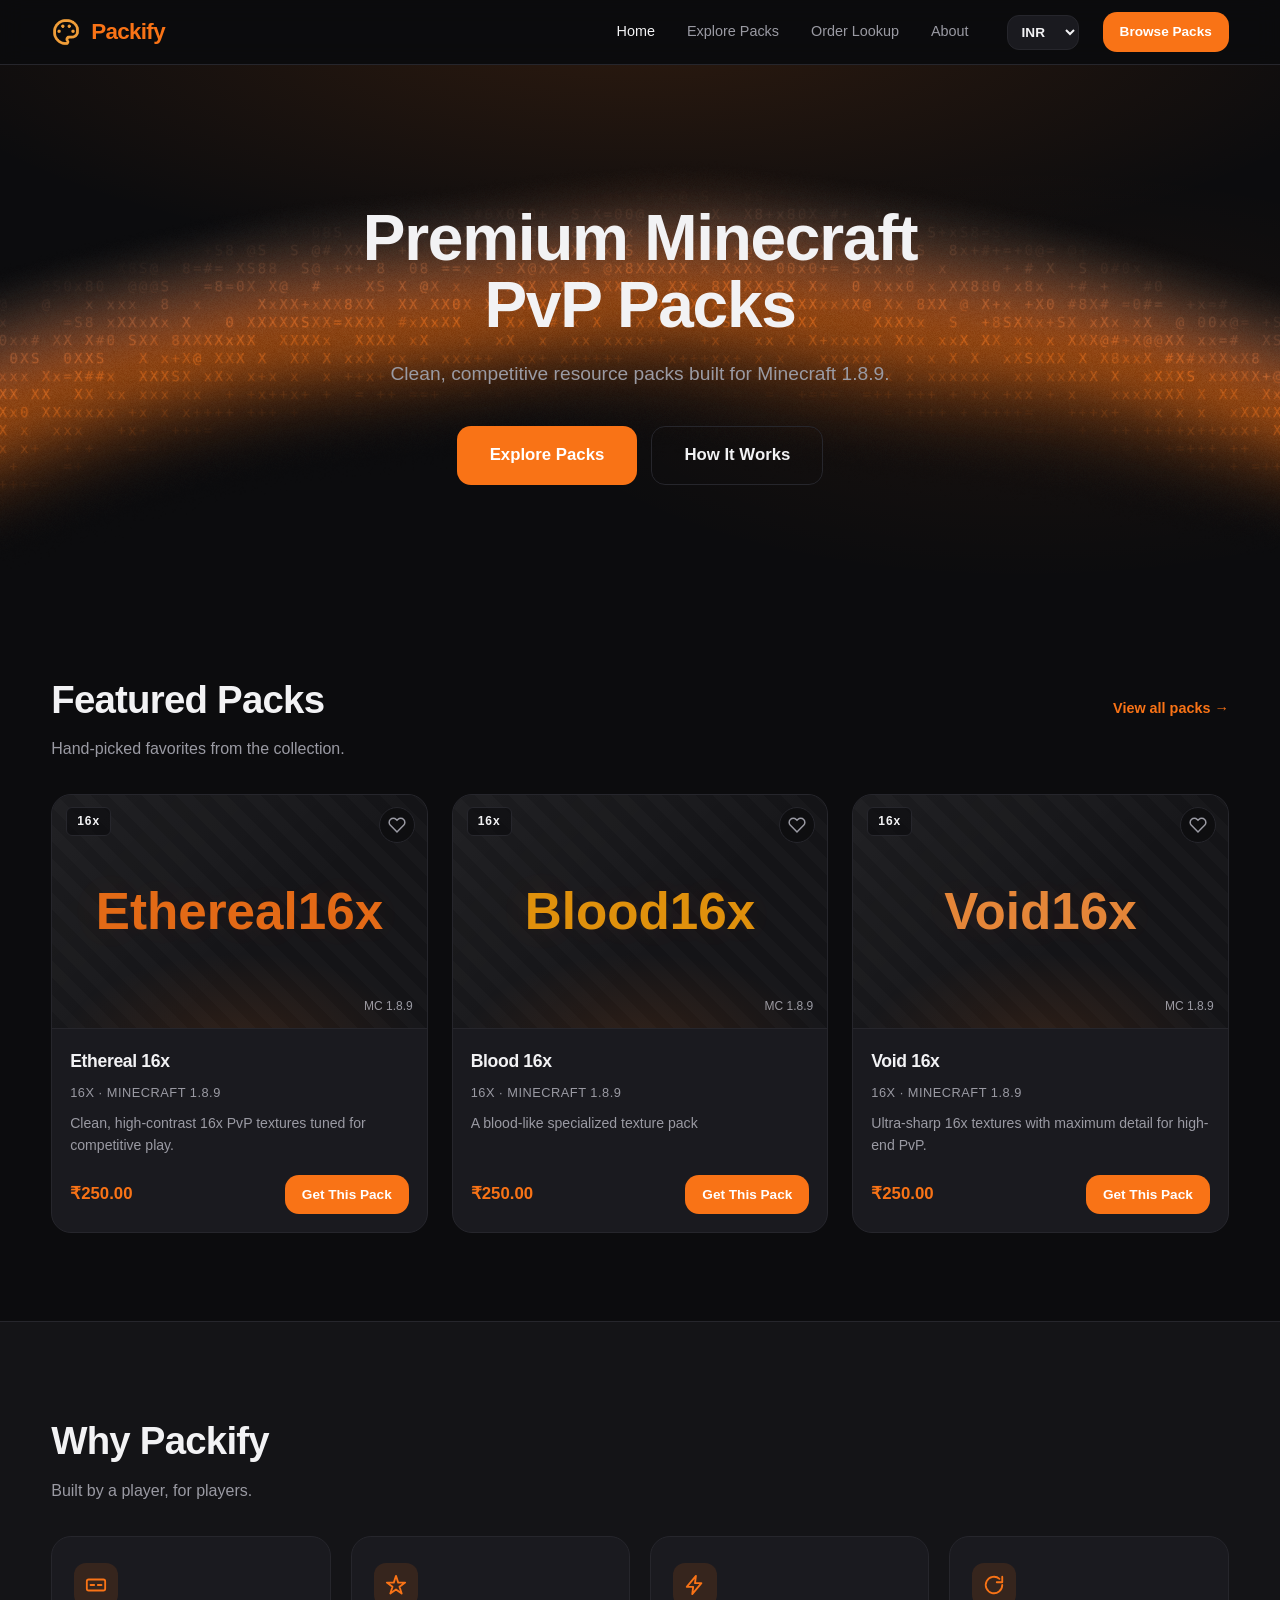
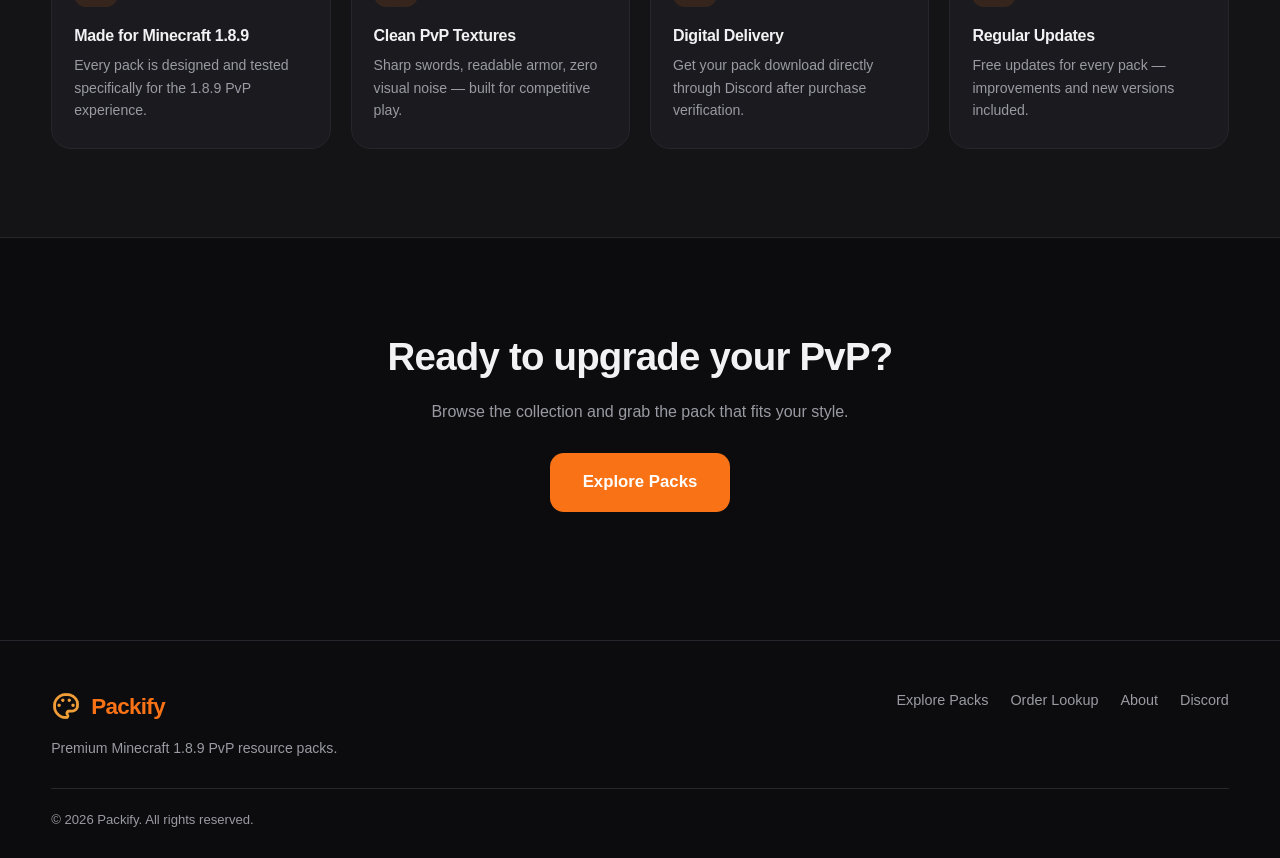
<file: index.html>
<!DOCTYPE html>
<html lang="en">
<head>
  <meta charset="UTF-8">
  <meta name="viewport" content="width=device-width, initial-scale=1.0">
  <link rel="icon" type="image/jpg" href="logo/logo.png">
  <title>Packify — Premium Minecraft PvP Packs</title>
  <meta name="description" content="Clean, competitive resource packs built for Minecraft 1.8.9.">
  <link rel="stylesheet" href="css/style.css">
</head>
<body>
  <main>
    <!-- Hero -->
    <section class="hero">
      <div class="ascii-bg" id="ascii-bg"></div>
      <div class="container hero__inner">
        <h1 class="fade-up">Premium Minecraft<br>PvP Packs</h1>
        <p class="fade-up fade-up-1">Clean, competitive resource packs built for Minecraft 1.8.9.</p>
        <div class="hero__actions fade-up fade-up-2">
          <a class="btn btn--primary btn--lg" href="explore.html">Explore Packs</a>
          <a class="btn btn--ghost btn--lg" href="about.html">How It Works</a>
        </div>
      </div>
    </section>

    <!-- Featured packs -->
    <section class="section">
      <div class="container">
        <div class="section__head">
          <div>
            <h2>Featured Packs</h2>
            <p>Hand-picked favorites from the collection.</p>
          </div>
          <a class="section__link" href="explore.html">View all packs &rarr;</a>
        </div>
        <div class="pack-grid" id="featured-grid"></div>
      </div>
    </section>

    <!-- Benefits -->
    <section class="section" style="background: var(--bg-soft); border-top: 1px solid var(--border); border-bottom: 1px solid var(--border);">
      <div class="container">
        <div class="section__head">
          <div>
            <h2>Why Packify</h2>
            <p>Built by a player, for players.</p>
          </div>
        </div>
        <div class="benefits-grid">
          <div class="benefit fade-up">
            <div class="benefit__icon">
              <svg viewBox="0 0 24 24" width="22" height="22" fill="none" stroke="currentColor" stroke-width="2" stroke-linecap="round" stroke-linejoin="round"><rect x="2" y="6" width="20" height="12" rx="2"/><path d="M6 12h4M14 12h4"/></svg>
            </div>
            <h3>Made for Minecraft 1.8.9</h3>
            <p>Every pack is designed and tested specifically for the 1.8.9 PvP experience.</p>
          </div>
          <div class="benefit fade-up fade-up-1">
            <div class="benefit__icon">
              <svg viewBox="0 0 24 24" width="22" height="22" fill="none" stroke="currentColor" stroke-width="2" stroke-linecap="round" stroke-linejoin="round"><path d="M12 2l2.4 7.4H22l-6.2 4.5 2.4 7.4L12 16.8l-6.2 4.5 2.4-7.4L2 9.4h7.6z"/></svg>
            </div>
            <h3>Clean PvP Textures</h3>
            <p>Sharp swords, readable armor, zero visual noise — built for competitive play.</p>
          </div>
          <div class="benefit fade-up fade-up-2">
            <div class="benefit__icon">
              <svg viewBox="0 0 24 24" width="22" height="22" fill="none" stroke="currentColor" stroke-width="2" stroke-linecap="round" stroke-linejoin="round"><path d="M13 2L3 14h7l-1 8 10-12h-7l1-8z"/></svg>
            </div>
            <h3>Digital Delivery</h3>
            <p>Get your pack download directly through Discord after purchase verification.</p>
          </div>
          <div class="benefit fade-up fade-up-3">
            <div class="benefit__icon">
              <svg viewBox="0 0 24 24" width="22" height="22" fill="none" stroke="currentColor" stroke-width="2" stroke-linecap="round" stroke-linejoin="round"><path d="M21 12a9 9 0 1 1-3-6.7"/><path d="M21 3v6h-6"/></svg>
            </div>
            <h3>Regular Updates</h3>
            <p>Free updates for every pack — improvements and new versions included.</p>
          </div>
        </div>
      </div>
    </section>

    <!-- CTA -->
    <section class="section">
      <div class="container" style="text-align:center;">
        <h2>Ready to upgrade your PvP?</h2>
        <p class="muted" style="margin: 12px auto 28px; max-width: 480px;">Browse the collection and grab the pack that fits your style.</p>
        <a class="btn btn--primary btn--lg" href="explore.html">Explore Packs</a>
      </div>
    </section>
  </main>

  <script src="js/data.js"></script>
  <script src="js/currency.js"></script>
  <script src="js/orders.js"></script>
  <script src="js/ui.js"></script>
  <script src="js/gradient-ascii.js"></script>
  <script>
    mountPage('home');
    initGradientASCII(document.getElementById('ascii-bg'), {
      colors: ["#f97316", "#ffffff", "#ffeddb", "#ffe4e4"],
      shape: "horizon",
      characters: " =+xX0S8#@",
      cellSize: 18,
      density: 0.8
    });
    const featured = [...PACKS].sort((a, b) => b.popularity - a.popularity).slice(0, 3);
    function refreshFeatured() {
      renderPackGrid(document.getElementById('featured-grid'), featured);
      bindFavoriteButtons();
    }
    refreshFeatured();
    document.addEventListener('packify:currency', refreshFeatured);
  </script>
</body>
</html>
</file>
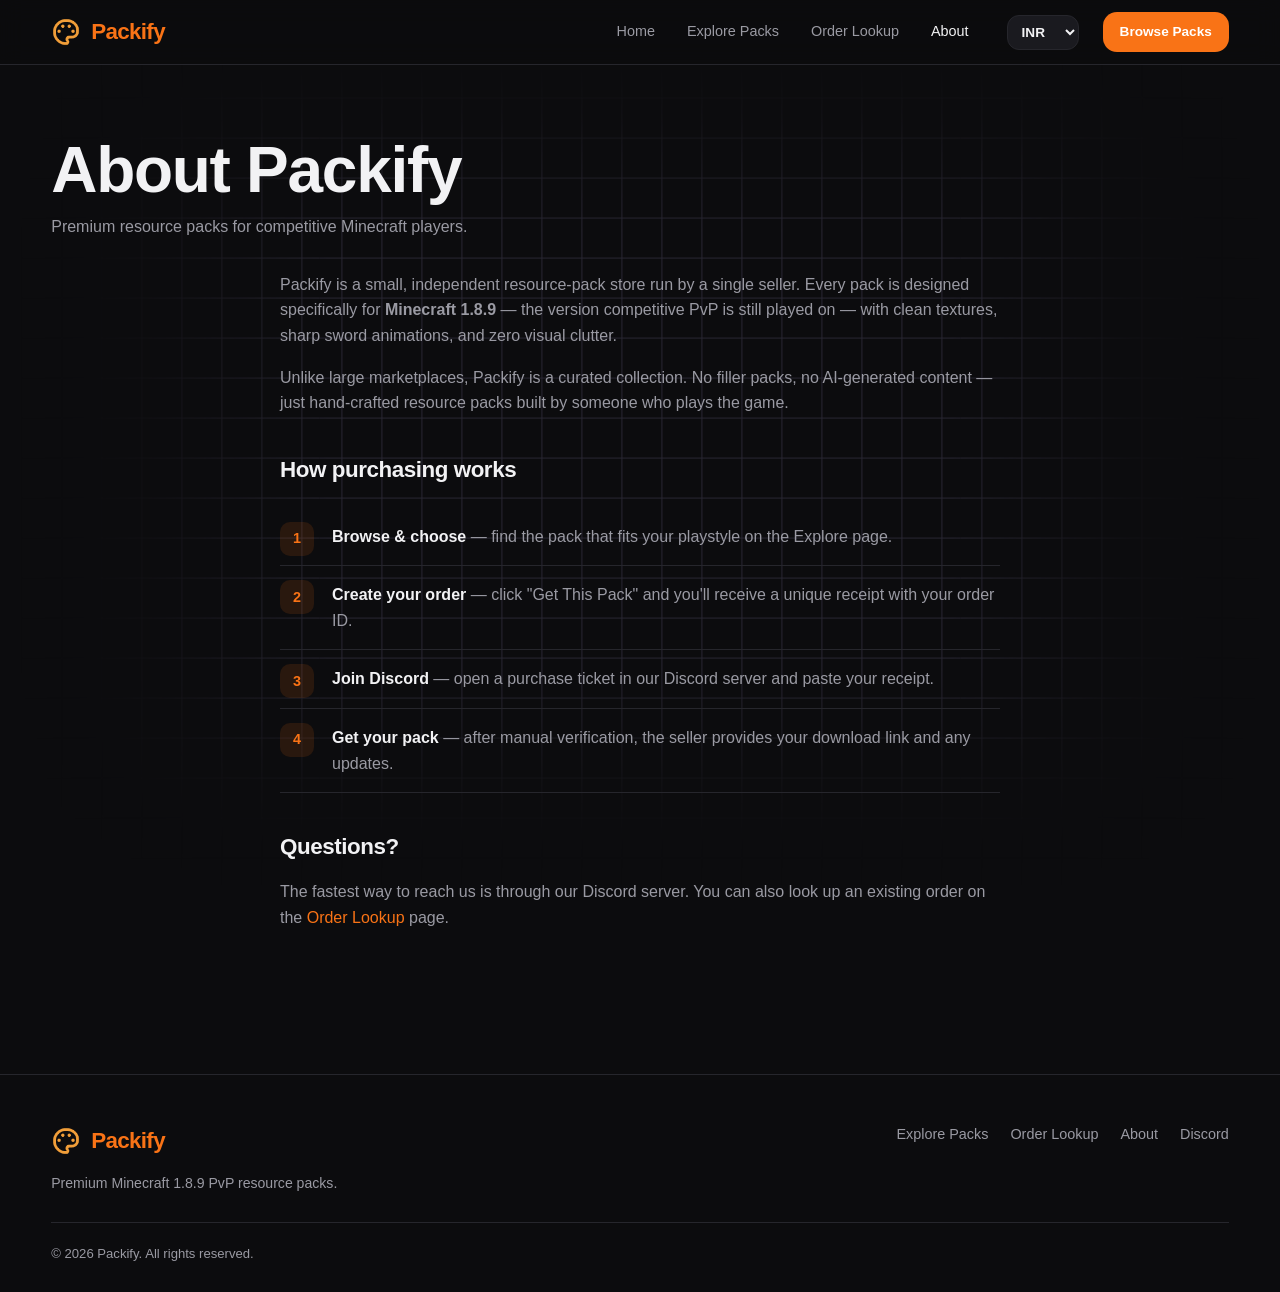
<file: about.html>
<!DOCTYPE html>
<html lang="en">
<head>
  <meta charset="UTF-8">
  <meta name="viewport" content="width=device-width, initial-scale=1.0">
  <title>About — Packify</title>
  <meta name="description" content="About Packify — premium Minecraft 1.8.9 PvP resource packs.">
  <link rel="stylesheet" href="css/style.css">
</head>
<body>
  <div class="shape-grid-bg" id="shape-grid-bg"></div>
  <main>
    <div class="container page-head">
      <h1>About Packify</h1>
      <p>Premium resource packs for competitive Minecraft players.</p>
    </div>

    <section class="section" style="padding-top: 24px;">
      <div class="container about-content">
        <p>
          Packify is a small, independent resource-pack store run by a single seller.
          Every pack is designed specifically for <strong>Minecraft 1.8.9</strong> —
          the version competitive PvP is still played on — with clean textures,
          sharp sword animations, and zero visual clutter.
        </p>
        <p>
          Unlike large marketplaces, Packify is a curated collection. No filler packs,
          no AI-generated content — just hand-crafted resource packs built by someone
          who plays the game.
        </p>

        <h2>How purchasing works</h2>
        <ol class="about-steps">
          <li><strong>Browse &amp; choose</strong> — find the pack that fits your playstyle on the Explore page.</li>
          <li><strong>Create your order</strong> — click "Get This Pack" and you'll receive a unique receipt with your order ID.</li>
          <li><strong>Join Discord</strong> — open a purchase ticket in our Discord server and paste your receipt.</li>
          <li><strong>Get your pack</strong> — after manual verification, the seller provides your download link and any updates.</li>
        </ol>

        <h2>Questions?</h2>
        <p>
          The fastest way to reach us is through our Discord server. You can also
          look up an existing order on the <a href="order.html" style="color:var(--accent);">Order Lookup</a> page.
        </p>
      </div>
    </section>
  </main>

  <script src="js/data.js"></script>
  <script src="js/currency.js"></script>
  <script src="js/orders.js"></script>
  <script src="js/ui.js"></script>
  <script src="js/shape-grid.js"></script>
  <script>mountPage('about');
    initShapeGrid(document.getElementById('shape-grid-bg'), {
      shape: "square",
      direction: "diagonal",
      lineColor: "#2a2734",
      hoverColor: "#ffffff",
      hoverFillColor: "#ffffff",
      fillOpacity: 0.15,
      cellSize: 40,
      speed: 0.5,
      tiltX: 0,
      tiltY: 0,
      rainbow: false
    });
</script>
</body>
</html>
</file>
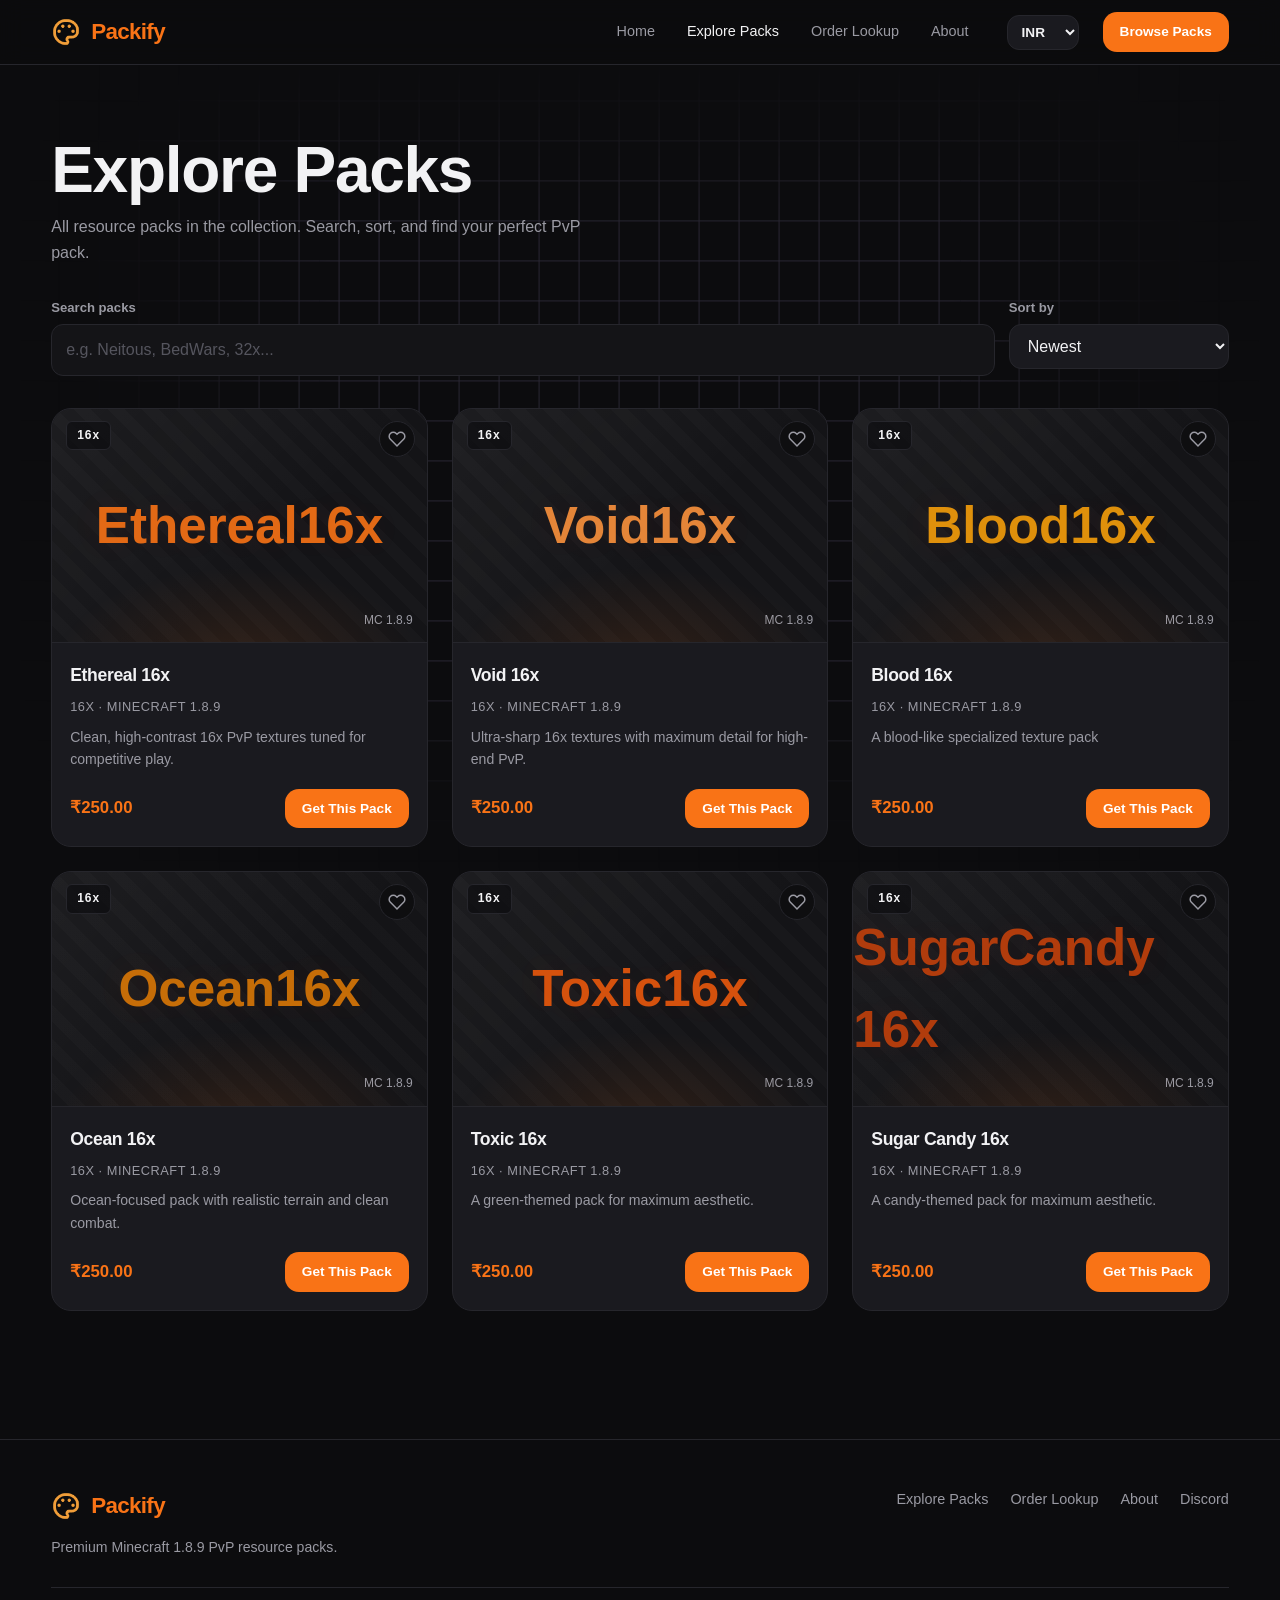
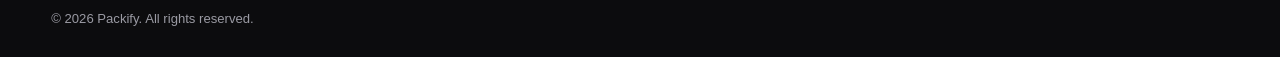
<file: explore.html>
<!DOCTYPE html>
<html lang="en">
<head>
  <meta charset="UTF-8">
  <meta name="viewport" content="width=device-width, initial-scale=1.0">
  <title>Explore Packs — Packify</title>
  <meta name="description" content="Browse all premium Minecraft 1.8.9 PvP resource packs.">
  <link rel="stylesheet" href="css/style.css">
</head>
<body>
  <div class="shape-grid-bg" id="shape-grid-bg"></div>
  <main>
    <div class="container page-head">
      <h1>Explore Packs</h1>
      <p>All resource packs in the collection. Search, sort, and find your perfect PvP pack.</p>
    </div>

    <section class="section" style="padding-top: 24px;">
      <div class="container">
        <div class="explore-toolbar">
          <div class="field">
            <label for="search">Search packs</label>
            <input type="search" id="search" placeholder="e.g. Neitous, BedWars, 32x..." autocomplete="off">
          </div>
          <div class="field" style="max-width: 220px;">
            <label for="sort">Sort by</label>
            <select id="sort">
              <option value="newest">Newest</option>
              <option value="price-asc">Price: Low to High</option>
              <option value="price-desc">Price: High to Low</option>
              <option value="popular">Popularity</option>
            </select>
          </div>
        </div>
        <div class="pack-grid" id="pack-grid"></div>
      </div>
    </section>
  </main>

  <script src="js/data.js"></script>
  <script src="js/currency.js"></script>
  <script src="js/orders.js"></script>
  <script src="js/ui.js"></script>
  <script src="js/shape-grid.js"></script>
  <script>
    mountPage('explore');
    initShapeGrid(document.getElementById('shape-grid-bg'), {
      shape: "square",
      direction: "diagonal",
      lineColor: "#2a2734",
      hoverColor: "#ffffff",
      hoverFillColor: "#ffffff",
      fillOpacity: 0.15,
      cellSize: 40,
      speed: 0.5,
      tiltX: 0,
      tiltY: 0,
      rainbow: false
    });
    const grid = document.getElementById('pack-grid');
    const searchEl = document.getElementById('search');
    const sortEl = document.getElementById('sort');

    function currentPacks() {
      const q = searchEl.value.trim().toLowerCase();
      let packs = PACKS.filter(p =>
        !q || p.name.toLowerCase().includes(q) ||
        p.description.toLowerCase().includes(q) ||
        p.resolution.toLowerCase().includes(q)
      );
      switch (sortEl.value) {
        case 'price-asc': packs.sort((a, b) => a.price - b.price); break;
        case 'price-desc': packs.sort((a, b) => b.price - a.price); break;
        case 'popular': packs.sort((a, b) => b.popularity - a.popularity); break;
        default: packs.sort((a, b) => b.newest - a.newest);
      }
      return packs;
    }

    function refresh() {
      renderPackGrid(grid, currentPacks());
      bindFavoriteButtons(grid);
    }

    searchEl.addEventListener('input', refresh);
    sortEl.addEventListener('change', refresh);
    document.addEventListener('packify:currency', refresh);
    refresh();
  </script>
</body>
</html>
</file>
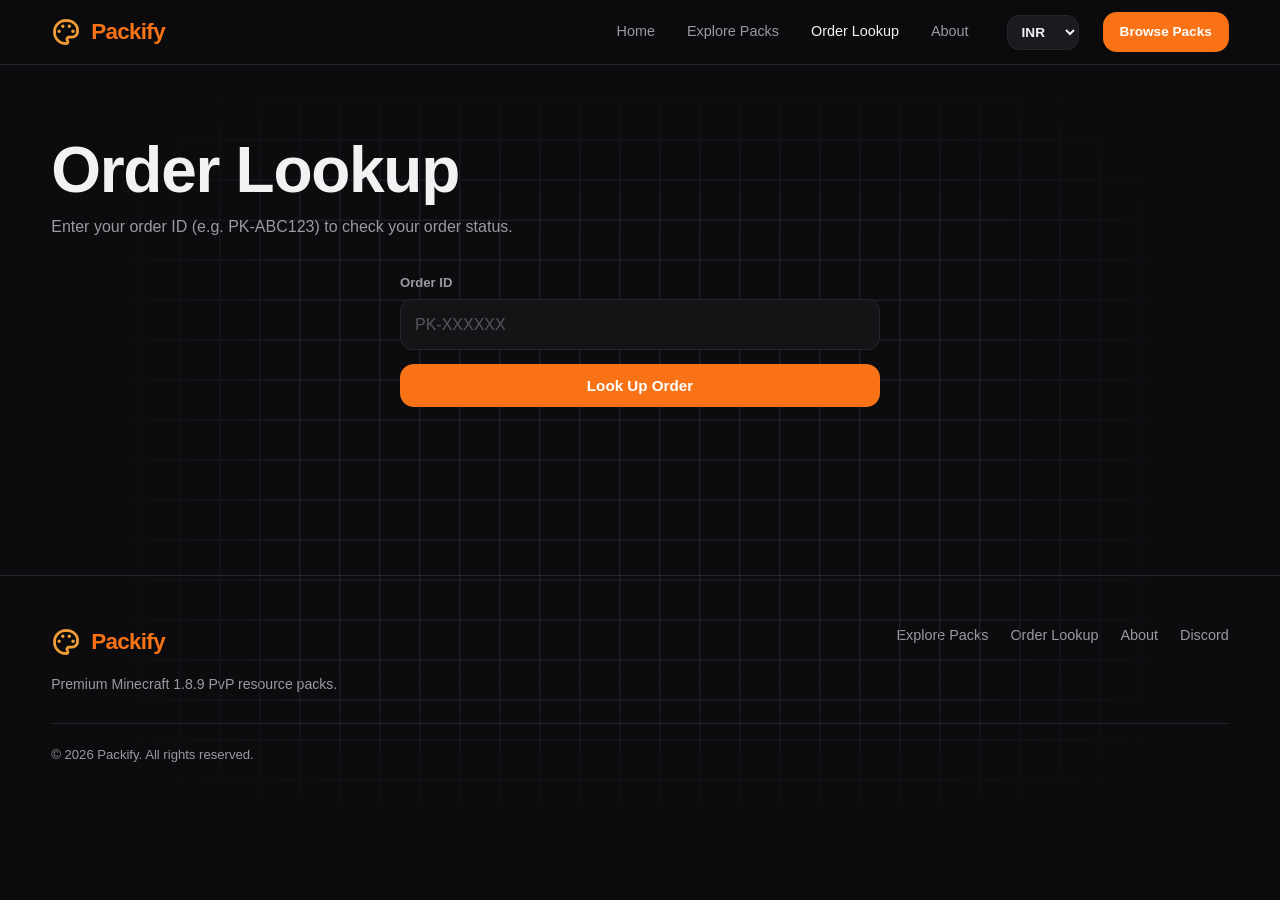
<file: order.html>
<!DOCTYPE html>
<html lang="en">
<head>
  <meta charset="UTF-8">
  <meta name="viewport" content="width=device-width, initial-scale=1.0">
  <title>Order Lookup — Packify</title>
  <meta name="description" content="Look up your Packify order status.">
  <link rel="stylesheet" href="css/style.css">
</head>
<body>
  <div class="shape-grid-bg" id="shape-grid-bg"></div>
  <main>
    <div class="container page-head">
      <h1>Order Lookup</h1>
      <p>Enter your order ID (e.g. PK-ABC123) to check your order status.</p>
    </div>

    <section class="section" style="padding-top: 24px;">
      <div class="container">
        <form class="lookup-form" id="lookup-form">
          <div class="field">
            <label for="order-id">Order ID</label>
            <input type="text" id="order-id" placeholder="PK-XXXXXX" autocomplete="off" required>
          </div>
          <button type="submit" class="btn btn--primary btn--block" style="margin-top:14px;">Look Up Order</button>
        </form>

        <div class="order-result" id="order-result"></div>
      </div>
    </section>
  </main>

  <script src="js/data.js"></script>
  <script src="js/currency.js"></script>
  <script src="js/orders.js"></script>
  <script src="js/ui.js"></script>
  <script src="js/shape-grid.js"></script>
  <script>
    mountPage('order');
    initShapeGrid(document.getElementById('shape-grid-bg'), {
      shape: "square",
      direction: "diagonal",
      lineColor: "#2a2734",
      hoverColor: "#ffffff",
      hoverFillColor: "#ffffff",
      fillOpacity: 0.15,
      cellSize: 40,
      speed: 0.5,
      tiltX: 0,
      tiltY: 0,
      rainbow: false
    });


    const form = document.getElementById('lookup-form');
    const result = document.getElementById('order-result');

    function statusBadge(status) {
      const cls = status.toLowerCase();
      return `<span class="status-badge status-badge--${cls}">${status}</span>`;
    }

    function renderOrder(order) {
      const date = new Date(order.createdAt);
      result.innerHTML = `
        <div class="order-card fade-up">
          <div style="display:flex; justify-content:space-between; align-items:center; flex-wrap:wrap; gap:10px;">
            <h2 style="font-size:1.3rem;">${order.packName}</h2>
            ${statusBadge(order.status)}
          </div>
          <dl>
            <dt>Order ID</dt><dd>${order.id}</dd>
            <dt>Price</dt><dd>${formatOrderPrice(order)}</dd>
            <dt>Date</dt><dd>${date.toLocaleString()}</dd>
            <dt>Name</dt><dd>${order.customer.name || '—'}</dd>
            <dt>Email</dt><dd>${order.customer.email || '—'}</dd>
          </dl>
          ${order.status === 'Pending' ? `
            <div class="notice">
              <strong>Action needed:</strong> Join our Discord, create a purchase ticket,
              and paste your receipt to complete your order.
            </div>
            <div style="display:flex; gap:12px; flex-wrap:wrap;">
              <a class="btn btn--ghost" href="receipt.html?id=${order.id}">View Receipt</a>
              <a class="btn btn--primary" href="${DISCORD_URL}" target="_blank" rel="noopener">Join Discord</a>
            </div>` : `
            <p class="muted">${order.status === 'Verified' ? 'Your order has been verified. The download link will be provided in your Discord ticket.' : 'Your order is complete. Enjoy your pack!'}</p>`}
        </div>`;
    }

    function lookup(id) {
      const order = getOrder(id);
      if (!order) {
        result.innerHTML = '<p class="empty-state">No order found with that ID. Double-check and try again.</p>';
        return;
      }
      renderOrder(order);
    }

    form.addEventListener('submit', e => {
      e.preventDefault();
      lookup(document.getElementById('order-id').value);
    });

    // support ?id=PK-XXXX deep links
    const prefill = new URLSearchParams(location.search).get('id');
    if (prefill) {
      document.getElementById('order-id').value = prefill;
      lookup(prefill);
    }
  </script>
</body>
</html>
</file>
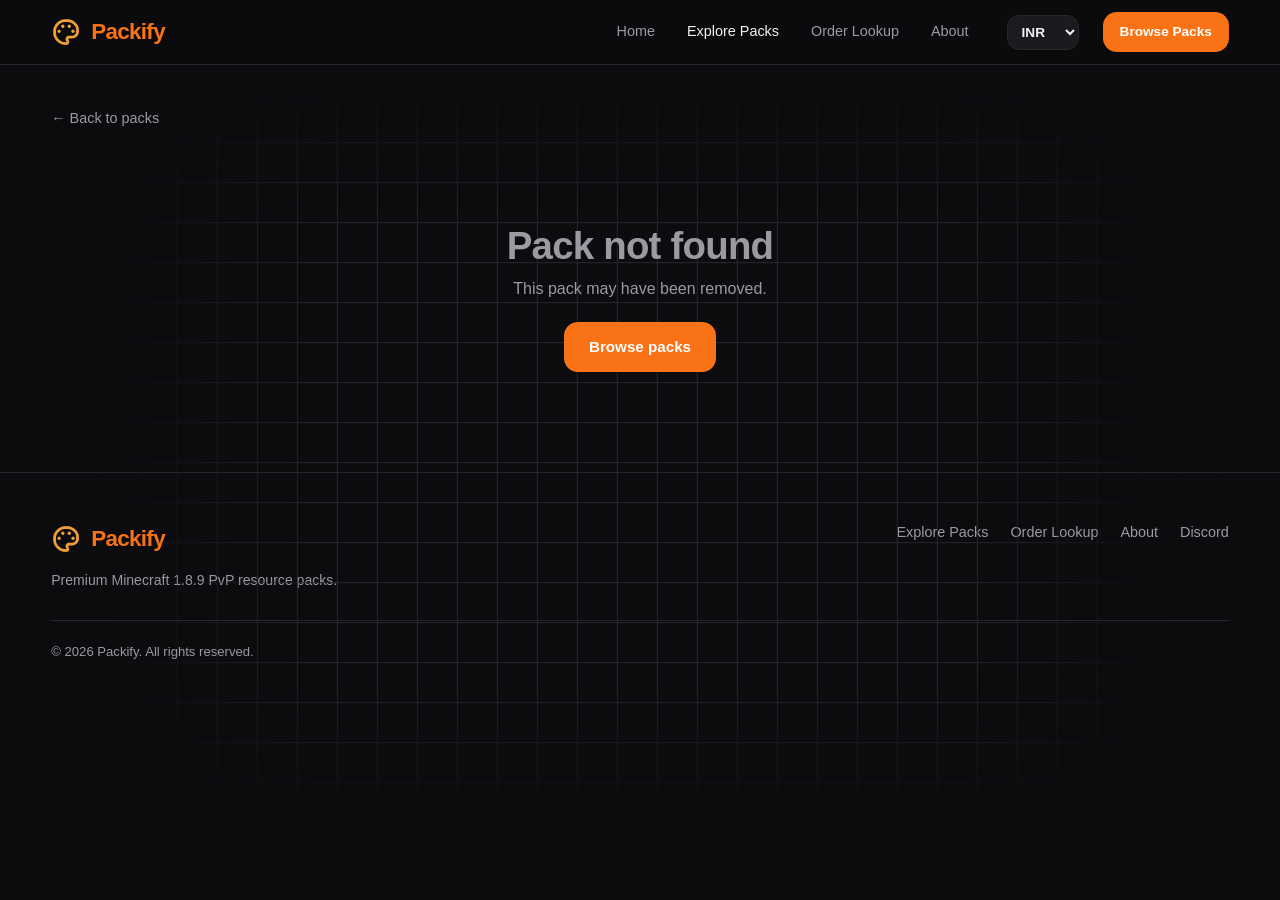
<file: pack.html>
<!DOCTYPE html>
<html lang="en">
<head>
  <meta charset="UTF-8">
  <meta name="viewport" content="width=device-width, initial-scale=1.0">
  <title>Pack — Packify</title>
  <link rel="stylesheet" href="css/style.css">
</head>
<body>
  <div class="shape-grid-bg" id="shape-grid-bg"></div>
  <main>
    <div class="container" style="padding-top: 40px;">
      <a href="explore.html" class="muted" style="font-size:0.9rem;">&larr; Back to packs</a>

      <div class="pack-detail" style="margin-top: 24px;" id="pack-detail"></div>
    </div>
  </main>

  <div class="toast" id="toast"></div>

  <script src="js/data.js"></script>
  <script src="js/currency.js"></script>
  <script src="js/orders.js"></script>
  <script src="js/ui.js"></script>
  <script src="js/shape-grid.js"></script>
  <script>
    mountPage('explore');
    initShapeGrid(document.getElementById('shape-grid-bg'), {
      shape: "square",
      direction: "diagonal",
      lineColor: "#2a2734",
      hoverColor: "#ffffff",
      hoverFillColor: "#ffffff",
      fillOpacity: 0.15,
      cellSize: 40,
      speed: 0.5,
      tiltX: 0,
      tiltY: 0,
      rainbow: false
    });


    const params = new URLSearchParams(location.search);
    const pack = getPack(params.get('id'));
    const detail = document.getElementById('pack-detail');
    document.title = (pack ? pack.name : 'Pack') + ' — Packify';

    if (!pack) {
      detail.innerHTML = '<div class="empty-state" style="grid-column:1/-1"><h2>Pack not found</h2><p class="muted">This pack may have been removed.</p><a class="btn btn--primary" style="margin-top:20px;" href="explore.html">Browse packs</a></div>';
    } else {
      detail.innerHTML = `
        <div>
          ${packArt(pack, true)}
          <div class="pack-detail__meta">
            <span class="chip chip--accent">${pack.resolution}</span>
            <span class="chip">Minecraft ${pack.version}</span>
            <span class="chip js-price">${formatPrice(pack)}</span>
          </div>
          <h1>${pack.name}</h1>
          <p class="pack-detail__desc">${pack.longDescription}</p>
          <h3 style="margin-bottom:10px;">What's included</h3>
          <ul class="pack-detail__features">
            ${pack.features.map(f => `<li>${f}</li>`).join('')}
          </ul>
        </div>
        <aside class="buy-box">
          <div class="buy-box__price js-price">${formatPrice(pack)}</div>
          <p class="buy-box__note">One-time purchase &middot; Digital delivery via Discord &middot; Free updates</p>
          <form id="buy-form">
            <div class="field">
              <label for="cust-name">Your name (optional)</label>
              <input type="text" id="cust-name" placeholder="Steve" autocomplete="name">
            </div>
            <div class="field">
              <label for="cust-email">Email (optional)</label>
              <input type="email" id="cust-email" placeholder="you@example.com" autocomplete="email">
            </div>
            <div class="buy-box__total">
              <span>Total</span><span class="js-price">${formatPrice(pack)}</span>
            </div>
            <button type="submit" class="btn btn--primary btn--block btn--lg" style="margin-top:18px;">Get This Pack</button>
          </form>
          <p class="buy-box__note" style="margin-top:14px;">You'll receive a receipt, then complete payment &amp; download via our Discord server.</p>
        </aside>`;

      document.getElementById('buy-form').addEventListener('submit', e => {
        e.preventDefault();
        const order = createOrder(pack.id, {
          name: document.getElementById('cust-name').value,
          email: document.getElementById('cust-email').value
        });
        // include the order in the URL hash so the receipt page can display it
        // even when localStorage isn't shared between pages (e.g. file:// in Firefox)
        const payload = btoa(unescape(encodeURIComponent(JSON.stringify(order))));
        location.href = `receipt.html?id=${order.id}#o=${payload}`;
      });

      document.addEventListener('packify:currency', () => {
        document.querySelectorAll('.js-price').forEach(el => {
          el.textContent = formatPrice(pack);
        });
      });
    }
  </script>
</body>
</html>
</file>
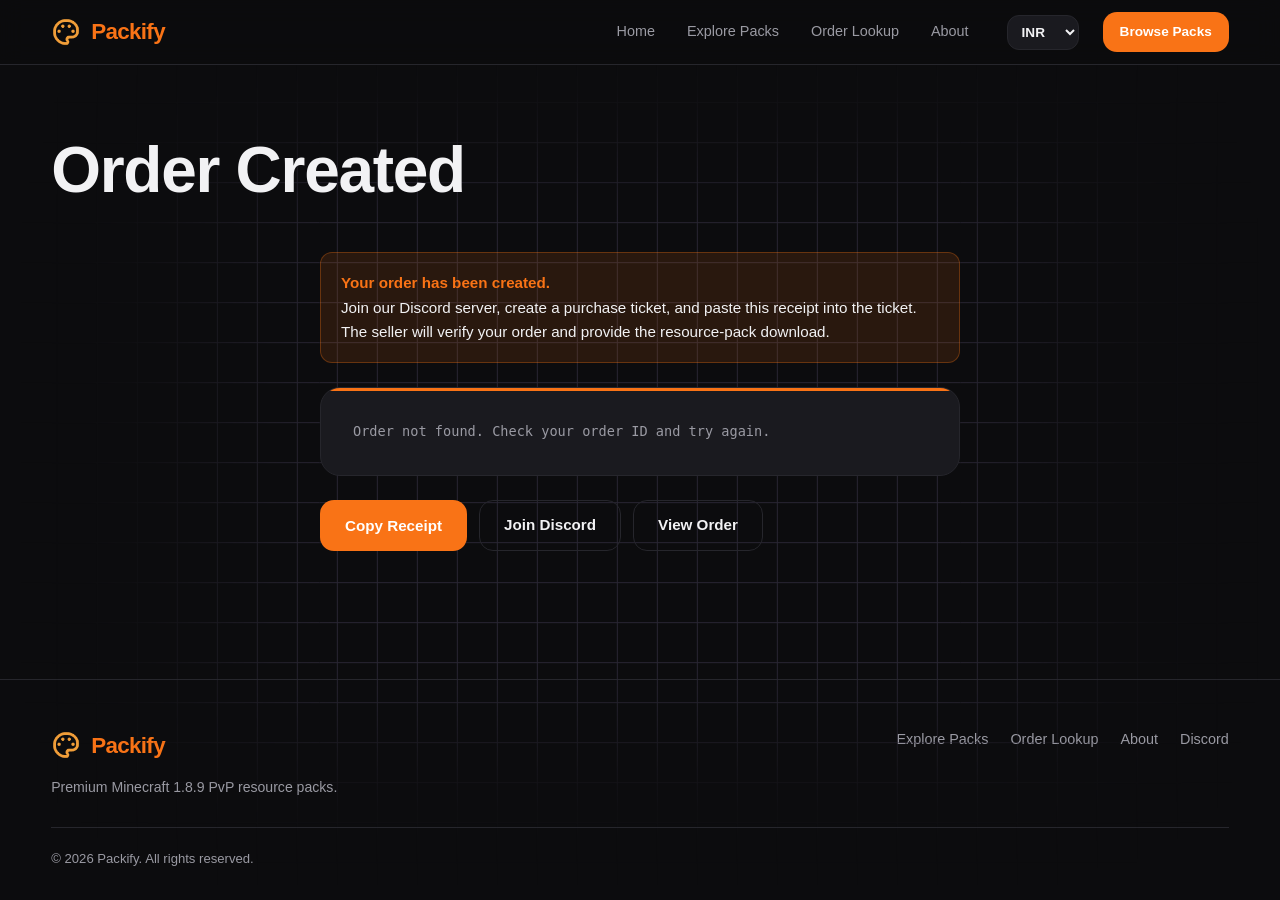
<file: receipt.html>
<!DOCTYPE html>
<html lang="en">
<head>
  <meta charset="UTF-8">
  <meta name="viewport" content="width=device-width, initial-scale=1.0">
  <title>Receipt — Packify</title>
  <link rel="stylesheet" href="css/style.css">
</head>
<body>
  <div class="shape-grid-bg" id="shape-grid-bg"></div>
  <main>
    <div class="container page-head">
      <h1>Order Created</h1>
    </div>

    <section class="section" style="padding-top: 16px;">
      <div class="container receipt-wrap">
        <div class="notice">
          <strong>Your order has been created.</strong><br>
          Join our Discord server, create a purchase ticket, and paste this receipt into the ticket.
          The seller will verify your order and provide the resource-pack download.
        </div>

        <div class="receipt" id="receipt-text"></div>

        <div class="receipt-actions">
          <button class="btn btn--primary" id="copy-btn">Copy Receipt</button>
          <a class="btn btn--ghost" id="discord-btn" href="#" target="_blank" rel="noopener">Join Discord</a>
          <a class="btn btn--ghost" id="view-order-btn" href="#">View Order</a>
        </div>
      </div>
    </section>
  </main>

  <div class="toast" id="toast"></div>

  <script src="js/data.js"></script>
  <script src="js/currency.js"></script>
  <script src="js/orders.js"></script>
  <script src="js/ui.js"></script>
  <script src="js/shape-grid.js"></script>
  <script>
    mountPage('');
    initShapeGrid(document.getElementById('shape-grid-bg'), {
      shape: "square",
      direction: "diagonal",
      lineColor: "#2a2734",
      hoverColor: "#ffffff",
      hoverFillColor: "#ffffff",
      fillOpacity: 0.15,
      cellSize: 40,
      speed: 0.5,
      tiltX: 0,
      tiltY: 0,
      rainbow: false
    });


    const params = new URLSearchParams(location.search);
    let order = getOrder(params.get('id'));

    // fallback: order was passed in the URL hash (localStorage may not be shared)
    if (!order && location.hash.startsWith('#o=')) {
      try {
        const data = JSON.parse(decodeURIComponent(escape(atob(location.hash.slice(3)))));
        if (data && data.id) {
          order = data;
          // persist it so Order Lookup works when storage is available
          const orders = getOrders();
          if (!orders.some(o => o.id === data.id)) {
            orders.push(data);
            saveOrders(orders);
          }
        }
      } catch (e) { /* malformed payload — ignore */ }
    }

    const receiptEl = document.getElementById('receipt-text');

    // Discord link must always work, even if the order can't be found
    document.getElementById('discord-btn').href = DISCORD_URL;

    if (!order) {
      receiptEl.textContent = 'Order not found. Check your order ID and try again.';
    } else {
      receiptEl.textContent = order.receipt;
      document.getElementById('view-order-btn').href = `order.html?id=${order.id}`;

      document.getElementById('copy-btn').addEventListener('click', async () => {
        try {
          await navigator.clipboard.writeText(order.receipt);
          showToast('Receipt copied to clipboard');
        } catch {
          // fallback for non-secure contexts
          const ta = document.createElement('textarea');
          ta.value = order.receipt;
          document.body.appendChild(ta);
          ta.select();
          document.execCommand('copy');
          ta.remove();
          showToast('Receipt copied to clipboard');
        }
      });
    }

    function showToast(msg) {
      const t = document.getElementById('toast');
      t.textContent = msg;
      t.classList.add('is-visible');
      setTimeout(() => t.classList.remove('is-visible'), 2200);
    }
  </script>
</body>
</html>
</file>
<file: css/style.css>
/* Packify — styles */

:root {
  --bg: #0c0c0e;
  --bg-soft: #141417;
  --bg-card: #1a1a1f;
  --border: #26262c;
  --text: #f2f2f4;
  --text-muted: #9a9aa3;
  --accent: #f97316;
  --accent-hover: #fb8c3c;
  --accent-soft: rgba(249, 115, 22, 0.12);
  --radius: 20px;
  --font-display: 'SF Pro Display', -apple-system, BlinkMacSystemFont, 'Segoe UI', sans-serif;
  --font-body: -apple-system, BlinkMacSystemFont, 'Segoe UI', Roboto, sans-serif;
}

* { margin: 0; padding: 0; box-sizing: border-box; }

html { scroll-behavior: smooth; }

body {
  background: var(--bg);
  color: var(--text);
  font-family: var(--font-body);
  font-size: 16px;
  line-height: 1.6;
  -webkit-font-smoothing: antialiased;
}

.container {
  width: min(1200px, 92%);
  margin: 0 auto;
}

h1, h2, h3, .brand {
  font-family: var(--font-display);
  letter-spacing: -0.02em;
}

h1 { font-size: clamp(2.4rem, 5vw, 4rem); font-weight: 700; line-height: 1.05; }
h2 { font-size: clamp(1.6rem, 3vw, 2.4rem); font-weight: 700; }
h3 { font-size: 1.15rem; font-weight: 600; }

.muted { color: var(--text-muted); }
a { color: inherit; text-decoration: none; }
img { max-width: 100%; display: block; }

/* ---------- Buttons ---------- */
.btn {
  display: inline-flex;
  align-items: center;
  justify-content: center;
  gap: 8px;
  padding: 12px 24px;
  border-radius: 14px;
  font-weight: 600;
  font-size: 0.95rem;
  border: 1px solid transparent;
  cursor: pointer;
  transition: transform 0.15s ease, background 0.15s ease, border-color 0.15s ease, box-shadow 0.15s ease;
  white-space: nowrap;
}
.btn:active { transform: scale(0.97); }

.btn--primary {
  background: var(--accent);
  color: #fff;
}
.btn--primary:hover {
  background: var(--accent-hover);
  box-shadow: 0 4px 20px rgba(249, 115, 22, 0.35);
}

.btn--ghost {
  background: transparent;
  border-color: var(--border);
  color: var(--text);
}
.btn--ghost:hover { border-color: var(--accent); color: var(--accent); }

.btn--sm { padding: 8px 16px; font-size: 0.85rem; }
.btn--lg { padding: 15px 32px; font-size: 1.05rem; }
.btn--block { width: 100%; }
.btn[disabled] { opacity: 0.5; cursor: not-allowed; }

/* ---------- Header ---------- */
.site-header {
  position: sticky;
  top: 0;
  z-index: 50;
  background: rgba(12, 12, 14, 0.85);
  backdrop-filter: blur(12px);
  border-bottom: 1px solid var(--border);
}
.site-header__inner {
  display: flex;
  align-items: center;
  gap: 24px;
  height: 64px;
}
.brand {
  display: inline-flex;
  align-items: center;
  gap: 10px;
  font-size: 1.4rem;
  font-weight: 800;
  color: var(--accent);
  letter-spacing: -0.03em;
}
.brand__logo {
  width: 30px;
  height: 30px;
  object-fit: contain;
  border-radius: 10px;
}
.site-nav {
  display: flex;
  gap: 4px;
  margin-left: auto;
}
.site-nav a {
  padding: 8px 14px;
  border-radius: 12px;
  color: var(--text-muted);
  font-size: 0.9rem;
  font-weight: 500;
  transition: color 0.15s, background 0.15s;
}
.site-nav a:hover { color: var(--text); background: var(--bg-card); }
.currency-select {
  background: var(--bg-card);
  border: 1px solid var(--border);
  border-radius: 12px;
  padding: 8px 10px;
  color: var(--text);
  font: inherit;
  font-size: 0.85rem;
  font-weight: 600;
  cursor: pointer;
  transition: border-color 0.15s;
}
.currency-select:hover, .currency-select:focus { border-color: var(--accent); outline: none; }
.site-nav a.is-active { color: var(--text); }

/* ---------- Hero ---------- */
.hero {
  padding: clamp(64px, 12vw, 140px) 0 clamp(48px, 8vw, 96px);
  text-align: center;
  position: relative;
  overflow: hidden;
}
.hero::before {
  content: '';
  position: absolute;
  inset: 0;
  background:
    radial-gradient(ellipse 60% 50% at 50% -10%, rgba(249, 115, 22, 0.14), transparent),
    radial-gradient(ellipse 40% 40% at 80% 60%, rgba(249, 115, 22, 0.06), transparent);
  pointer-events: none;
}
.hero__inner { position: relative; z-index: 1; }
.ascii-bg {
  position: absolute;
  inset: 0;
  overflow: hidden;
  pointer-events: none;
}
.gradient-ascii-canvas {
  position: absolute;
  inset: 0;
  width: 100%;
  height: 100%;
  display: block;
}
.hero p {
  color: var(--text-muted);
  font-size: clamp(1rem, 2vw, 1.2rem);
  max-width: 560px;
  margin: 20px auto 36px;
}
.hero__actions { display: flex; gap: 14px; justify-content: center; flex-wrap: wrap; }

/* ---------- Shape grid background ---------- */
.shape-grid-bg {
  position: fixed;
  inset: 0;
  z-index: 0;
  pointer-events: none;
}
.shape-grid-canvas {
  position: absolute;
  top: 0;
  left: 0;
  display: block;
  transform-origin: 0 0;
}
main { position: relative; z-index: 1; }

/* ---------- Sections ---------- */
.section { padding: clamp(48px, 8vw, 88px) 0; }
.section__head {
  display: flex;
  align-items: baseline;
  justify-content: space-between;
  gap: 16px;
  margin-bottom: 32px;
  flex-wrap: wrap;
}
.section__head p { color: var(--text-muted); margin-top: 6px; }
.section__link { color: var(--accent); font-weight: 600; font-size: 0.9rem; white-space: nowrap; }
.section__link:hover { text-decoration: underline; }

/* ---------- Pack grid & cards ---------- */
.pack-grid {
  display: grid;
  grid-template-columns: repeat(auto-fill, minmax(280px, 1fr));
  gap: 24px;
}
.pack-card {
  background: var(--bg-card);
  border: 1px solid var(--border);
  border-radius: var(--radius);
  overflow: hidden;
  display: flex;
  flex-direction: column;
  transition: transform 0.2s ease, border-color 0.2s ease, box-shadow 0.2s ease;
  position: relative;
}
.pack-card:hover {
  transform: translateY(-4px);
  border-color: rgba(249, 115, 22, 0.4);
  box-shadow: 0 12px 40px rgba(0, 0, 0, 0.45);
}
.pack-card__art { display: block; }
.pack-card__fav {
  position: absolute;
  top: 12px;
  right: 12px;
  z-index: 2;
  width: 36px;
  height: 36px;
  border-radius: 50%;
  border: 1px solid var(--border);
  background: rgba(12, 12, 14, 0.7);
  color: var(--text-muted);
  display: flex;
  align-items: center;
  justify-content: center;
  cursor: pointer;
  transition: color 0.15s, border-color 0.15s, transform 0.15s;
  backdrop-filter: blur(6px);
}
.pack-card__fav:hover { color: var(--accent); border-color: var(--accent); transform: scale(1.1); }
.pack-card__fav.is-fav { color: var(--accent); border-color: var(--accent); }

.pack-card__body {
  padding: 18px;
  display: flex;
  flex-direction: column;
  gap: 8px;
  flex: 1;
}
.pack-card__name { font-size: 1.1rem; }
.pack-card__name:hover { color: var(--accent); }
.pack-card__meta { font-size: 0.8rem; color: var(--text-muted); text-transform: uppercase; letter-spacing: 0.04em; }
.pack-card__desc {
  font-size: 0.88rem;
  color: var(--text-muted);
  flex: 1;
  display: -webkit-box;
  -webkit-line-clamp: 2;
  -webkit-box-orient: vertical;
  overflow: hidden;
}
.pack-card__footer {
  display: flex;
  align-items: center;
  justify-content: space-between;
  margin-top: 10px;
}
.pack-card__price { font-weight: 700; font-size: 1.05rem; color: var(--accent); }

/* ---------- Pack artwork (CSS placeholder) ---------- */
.pack-art {
  aspect-ratio: 16 / 10;
  background:
    linear-gradient(135deg, rgba(255,255,255,0.04), transparent 60%),
    repeating-linear-gradient(45deg, transparent 0 12px, rgba(255,255,255,0.015) 12px 24px),
    var(--bg-soft);
  border-bottom: 1px solid var(--border);
  display: flex;
  align-items: center;
  justify-content: center;
  position: relative;
  overflow: hidden;
}
.pack-art::after {
  content: '';
  position: absolute;
  inset: 0;
  background: radial-gradient(ellipse 70% 60% at 50% 110%, var(--accent-soft), transparent 70%);
}
.pack-art__initials {
  font-family: var(--font-display);
  font-size: clamp(2rem, 5vw, 3.2rem);
  font-weight: 800;
  color: var(--accent);
  opacity: 0.9;
  text-shadow: 0 0 40px var(--accent-soft);
}
.pack-art__res {
  position: absolute;
  top: 12px;
  left: 14px;
  font-size: 0.75rem;
  font-weight: 700;
  letter-spacing: 0.08em;
  color: var(--text);
  background: rgba(12,12,14,0.65);
  padding: 4px 10px;
  border-radius: 6px;
  border: 1px solid var(--border);
}
.pack-art__ver {
  position: absolute;
  bottom: 12px;
  right: 14px;
  font-size: 0.75rem;
  color: var(--text-muted);
}
.pack-art--lg { aspect-ratio: 21 / 9; }
.pack-art--lg .pack-art__initials { font-size: clamp(3rem, 8vw, 5rem); }

/* ---------- Pack detail ---------- */
.pack-detail {
  display: grid;
  grid-template-columns: 1.2fr 1fr;
  gap: 48px;
  align-items: start;
}
.pack-detail__meta { display: flex; gap: 10px; flex-wrap: wrap; margin: 16px 0; }
.chip {
  font-size: 0.78rem;
  font-weight: 600;
  padding: 5px 12px;
  border-radius: 999px;
  background: var(--bg-card);
  border: 1px solid var(--border);
  color: var(--text-muted);
}
.chip--accent { color: var(--accent); border-color: rgba(249,115,22,0.4); background: var(--accent-soft); }
.pack-detail__desc { color: var(--text-muted); margin: 18px 0 28px; }
.pack-detail__features { list-style: none; margin-bottom: 32px; }
.pack-detail__features li {
  padding: 8px 0 8px 28px;
  position: relative;
  color: var(--text-muted);
  font-size: 0.95rem;
}
.pack-detail__features li::before {
  content: '';
  position: absolute;
  left: 4px;
  top: 15px;
  width: 8px;
  height: 8px;
  border-radius: 2px;
  background: var(--accent);
  transform: rotate(45deg);
}
.buy-box {
  background: var(--bg-card);
  border: 1px solid var(--border);
  border-radius: var(--radius);
  padding: 28px;
  position: sticky;
  top: 88px;
}
.buy-box__price { font-size: 2rem; font-weight: 800; color: var(--accent); font-family: var(--font-display); }
.buy-box__note { font-size: 0.82rem; color: var(--text-muted); margin: 8px 0 20px; }
.buy-box .field { margin-bottom: 14px; }
.buy-box__total {
  display: flex;
  justify-content: space-between;
  padding: 14px 0;
  border-top: 1px solid var(--border);
  font-weight: 700;
  margin-top: 6px;
}

/* ---------- Forms ---------- */
.field { display: flex; flex-direction: column; gap: 6px; }
.field label { font-size: 0.82rem; font-weight: 600; color: var(--text-muted); }
.field input, .field textarea {
  background: var(--bg-soft);
  border: 1px solid var(--border);
  border-radius: 12px;
  padding: 12px 14px;
  color: var(--text);
  font: inherit;
  transition: border-color 0.15s, box-shadow 0.15s;
}
.field input:focus, .field textarea:focus {
  outline: none;
  border-color: var(--accent);
  box-shadow: 0 0 0 3px rgba(249, 115, 22, 0.15);
}
.field input::placeholder, .field textarea::placeholder { color: #55555e; }

/* ---------- Receipt ---------- */
.receipt-wrap { max-width: 640px; margin: 0 auto; }
.receipt {
  background: var(--bg-card);
  border: 1px solid var(--border);
  border-radius: var(--radius);
  padding: 32px;
  font-family: 'SF Mono', ui-monospace, Menlo, monospace;
  font-size: 0.85rem;
  line-height: 1.7;
  white-space: pre-wrap;
  color: var(--text-muted);
  position: relative;
  overflow: hidden;
}
.receipt::before {
  content: '';
  position: absolute;
  top: 0; left: 0; right: 0;
  height: 3px;
  background: var(--accent);
}
.status-badge {
  display: inline-block;
  padding: 4px 14px;
  border-radius: 999px;
  font-size: 0.8rem;
  font-weight: 700;
  text-transform: uppercase;
  letter-spacing: 0.05em;
}
.status-badge--pending { background: var(--accent-soft); color: var(--accent); border: 1px solid rgba(249,115,22,0.4); }
.status-badge--verified { background: rgba(59,130,246,0.12); color: #60a5fa; border: 1px solid rgba(59,130,246,0.4); }
.status-badge--completed { background: rgba(34,197,94,0.12); color: #4ade80; border: 1px solid rgba(34,197,94,0.4); }

.receipt-actions { display: flex; gap: 12px; flex-wrap: wrap; margin-top: 24px; }
.notice {
  background: var(--accent-soft);
  border: 1px solid rgba(249,115,22,0.3);
  border-radius: 12px;
  padding: 18px 20px;
  margin: 24px 0;
  font-size: 0.95rem;
}
.notice strong { color: var(--accent); }

/* ---------- Explore toolbar ---------- */
.explore-toolbar {
  display: flex;
  gap: 14px;
  margin-bottom: 32px;
  flex-wrap: wrap;
}
.explore-toolbar .field { flex: 1; min-width: 220px; }
.explore-toolbar select {
  background: var(--bg-card);
  border: 1px solid var(--border);
  border-radius: 12px;
  padding: 12px 14px;
  color: var(--text);
  font: inherit;
  cursor: pointer;
}
.explore-toolbar select:focus { outline: none; border-color: var(--accent); }

/* ---------- Order lookup ---------- */
.lookup-form { max-width: 480px; margin: 0 auto 40px; }
.order-result { max-width: 640px; margin: 0 auto; }
.order-card {
  background: var(--bg-card);
  border: 1px solid var(--border);
  border-radius: var(--radius);
  padding: 28px;
}
.order-card dl {
  display: grid;
  grid-template-columns: 140px 1fr;
  gap: 10px 20px;
  margin: 20px 0;
}
.order-card dt { color: var(--text-muted); font-size: 0.85rem; }
.order-card dd { font-weight: 600; }

/* ---------- Benefits ---------- */
.benefits-grid {
  display: grid;
  grid-template-columns: repeat(auto-fit, minmax(220px, 1fr));
  gap: 20px;
}
.benefit {
  background: var(--bg-card);
  border: 1px solid var(--border);
  border-radius: var(--radius);
  padding: 26px 22px;
  transition: border-color 0.2s, transform 0.2s;
}
.benefit:hover { border-color: rgba(249,115,22,0.35); transform: translateY(-3px); }
.benefit__icon {
  width: 44px;
  height: 44px;
  border-radius: 12px;
  background: var(--accent-soft);
  color: var(--accent);
  display: flex;
  align-items: center;
  justify-content: center;
  margin-bottom: 16px;
}
.benefit h3 { font-size: 1rem; margin-bottom: 6px; }
.benefit p { font-size: 0.88rem; color: var(--text-muted); }

/* ---------- About ---------- */
.about-content { max-width: 720px; }
.about-content p { color: var(--text-muted); margin-bottom: 16px; }
.about-content h2 { margin: 36px 0 14px; font-size: 1.4rem; }
.about-steps { counter-reset: step; list-style: none; margin: 20px 0; }
.about-steps li {
  counter-increment: step;
  padding: 16px 0 16px 52px;
  position: relative;
  border-bottom: 1px solid var(--border);
  color: var(--text-muted);
}
.about-steps li::before {
  content: counter(step);
  position: absolute;
  left: 0;
  top: 14px;
  width: 34px;
  height: 34px;
  border-radius: 10px;
  background: var(--accent-soft);
  color: var(--accent);
  font-weight: 800;
  display: flex;
  align-items: center;
  justify-content: center;
  font-size: 0.9rem;
}
.about-steps strong { color: var(--text); }

/* ---------- Footer ---------- */
.site-footer {
  border-top: 1px solid var(--border);
  margin-top: 40px;
  padding: 48px 0 28px;
}
.site-footer__inner {
  display: flex;
  justify-content: space-between;
  gap: 32px;
  flex-wrap: wrap;
  margin-bottom: 28px;
}
.site-footer__inner p { margin-top: 8px; font-size: 0.88rem; }
.site-footer__links { display: flex; gap: 22px; flex-wrap: wrap; align-content: flex-start; }
.site-footer__links a { color: var(--text-muted); font-size: 0.9rem; }
.site-footer__links a:hover { color: var(--accent); }
.site-footer__bottom { border-top: 1px solid var(--border); padding-top: 20px; font-size: 0.82rem; }

/* ---------- Misc ---------- */
.empty-state { color: var(--text-muted); text-align: center; padding: 60px 0; grid-column: 1 / -1; }
.page-head { padding: clamp(40px, 7vw, 72px) 0 8px; }
.page-head p { color: var(--text-muted); margin-top: 10px; max-width: 560px; }
.toast {
  position: fixed;
  bottom: 24px;
  left: 50%;
  transform: translateX(-50%) translateY(80px);
  background: var(--bg-card);
  border: 1px solid var(--accent);
  color: var(--text);
  padding: 12px 22px;
  border-radius: 14px;
  font-weight: 600;
  font-size: 0.9rem;
  opacity: 0;
  transition: transform 0.3s ease, opacity 0.3s ease;
  z-index: 100;
  box-shadow: 0 8px 30px rgba(0,0,0,0.5);
}
.toast.is-visible { transform: translateX(-50%) translateY(0); opacity: 1; }

/* ---------- Animations ---------- */
@keyframes fadeUp {
  from { opacity: 0; transform: translateY(18px); }
  to { opacity: 1; transform: translateY(0); }
}
.fade-up { animation: fadeUp 0.5s ease both; }
.fade-up-1 { animation-delay: 0.08s; }
.fade-up-2 { animation-delay: 0.16s; }
.fade-up-3 { animation-delay: 0.24s; }

/* ---------- Responsive ---------- */
@media (max-width: 860px) {
  .pack-detail { grid-template-columns: 1fr; }
  .buy-box { position: static; }
  .site-header__inner { gap: 12px; }
  .site-header__inner > .btn { display: none; }
  .site-nav {
    position: absolute;
    top: 64px;
    left: 0;
    right: 0;
    flex-direction: column;
    background: var(--bg-soft);
    border-bottom: 1px solid var(--border);
    padding: 10px;
    display: none;
  }
  .site-nav.is-open { display: flex; }
  .site-nav a { padding: 12px 16px; }
  .nav-toggle {
    display: flex !important;
    margin-left: auto;
    background: none;
    border: 1px solid var(--border);
    border-radius: 12px;
    width: 40px;
    height: 40px;
    align-items: center;
    justify-content: center;
    color: var(--text);
    cursor: pointer;
  }
}
@media (min-width: 861px) {
  .nav-toggle { display: none; }
}
</file>
